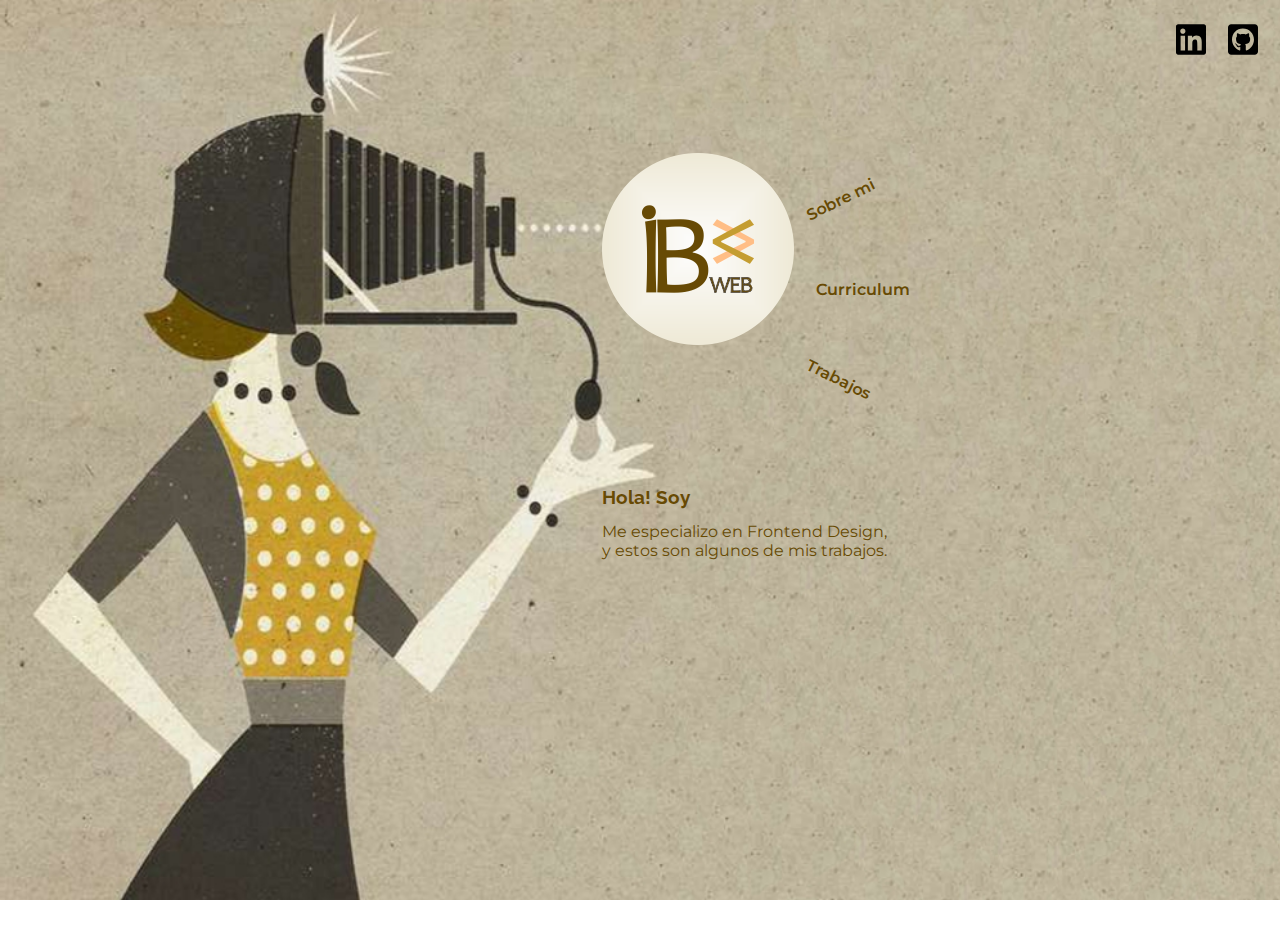
<file: index.html>
<!DOCTYPE html>
<html lang="es">
    <head>
        <meta charset="UTF-8">
        <meta name="viewport" content="width=device-width, initial-scale=1.0">
        <meta http-equiv="X-UA-Compatible" content="ie=edge">
        <title>IBWeb</title>
        <meta name="description" content="Bienvenid@s a IBweb, mi perfil de trabajo en Desarrollo Web.">
        <!-- progress web app -->
        <meta name="theme-color" content="#575046">
        <meta name="MobileOptimized" content="width">
        <meta name="HandheldFriendly" content="true">
        <meta name="apple-mobile-web-app-capable" content="yes">
        <meta name="apple-mobile-web-app-status-bar-style" content="black-translucent">
        <link rel="shortcut icon" type="image/png" href="./img/IB_favicon_16.png">
        <link rel="apple-touch-icon" href="./img/IB_favicon_16.png">
        <link rel="apple-touch-startup-image" href="./img/IB_favicon_16.png">
        <link rel="manifest" href="./manifest.json">
        <!-- animaciones -->
        <link     rel="stylesheet" href="https://cdnjs.cloudflare.com/ajax/libs/animate.css/4.1.1/animate.min.css" />
        <!-- fonts -->
        <link rel="preconnect" href="https://fonts.googleapis.com">
        <link rel="preconnect" href="https://fonts.gstatic.com" crossorigin>
        <link href="https://fonts.googleapis.com/css2?family=Raleway:wght@800&family=Satisfy&display=swap" rel="stylesheet">
        <link href="https://fonts.googleapis.com/css2?family=Montserrat:ital,wght@0,100;0,200;0,300;0,400;0,500;0,600;0,700;0,800;0,900;1,100;1,200;1,300;1,400;1,500;1,600;1,700;1,800;1,900&display=swap" rel="stylesheet">
    
        <!-- css propio -->
        <link rel="stylesheet" href="./styles.css">
    </head>

    <body>
    <div class="contenedor">
        <header class="header">
         <nav>
            <button class="boton button_about animate__animated animate__fadeIn  animate__slower"><a href="./sobreMi.html">Sobre mi</a>   </button>
            <button class="boton button_curriculum animate__animated animate__fadeIn animate__delay-1s animate__slower"> <a href="./curriculum.html" >Curriculum</a> </button>
            <button  class="boton button_work animate__animated animate__fadeIn animate__delay-2s animate__slower"> <a href="./trabajos.html">Trabajos</a> </button>
            <button  class="boton  animate__animated animate__fadeIn animate__delay-2s animate__slower">  <a href="https://www.linkedin.com/in/ileana-brotsky-56b296215/" target="_blank" title="Linkedin"><img class="presentacion_icono" src="./icons/linkedin-brands.svg" width="30px" alt="#IBweb_logo"></a></button>
            <button  class="boton  animate__animated animate__fadeIn animate__delay-2s animate__slower"><a href="https://github.com/ileanaBrotsky" target="_blank" title="GitHub"> <img class="presentacion_icono" src="./icons/github-square-brands.svg" width="30px" alt="#IBweb_logo"></a> </button>
            <!-- <a href="https://www.linkedin.com/in/ileana-brotsky-56b296215/" target="_blank" title="Linkedin"><img class="presentacion_icono_nav" src="./icons/linkedin-brands.svg" width="30px" alt="#IBweb_logo"></a>
            <a href="https://github.com/ileanaBrotsky" target="_blank" title="GitHub"> <img class="presentacion_icono_nav" src="./icons/github-square-brands.svg" width="30px" alt="#IBweb_logo"></a> -->
          </nav>
    </header>
      <div class="dibujoFondo"></div>
      <div class= "logo">
        <img class="logo_imagen animate__animated animate__fadeIn animate__delay-0.9s animate__slower" src="./img/2IB_logo_2022_192.png" alt="#IBweb_logo">
      </div>
      <div class= "presentacion">
          <div class="presentacion_caja">
        <h3 id="slogan">Hola! Soy Ileana Brotsky, Desarrolladora Web.</h3>
        <p class="presentacion_p animate__animated animate__fadeIn animate__delay-2s animate__slower"> Me especializo en Frontend Design,<br/> 
            y estos son algunos de mis trabajos.</p>
         
        </div>
     </div>
  
    </div> 
    <script src="./script.js"></script>
    
    <script type="text/javascript">
    // movimiento del texto de la portada---------------------------------------
    function typeEffect(element, speed) {
	var text = element.innerHTML;
	           element.innerHTML = "";
	var i = 0;
	var timer = setInterval(function() {
    if (i < text.length) {
      element.append(text.charAt(i));
      i++;
    } else {
      clearInterval(timer);
    }
  }, speed);
}
// application
var speed = 75;
var slogan = document.getElementById('slogan');
var delay = slogan.innerHTML.length * speed + speed;
// type affect to header
typeEffect(slogan, speed);

</script>
</body>
</html>
</file>
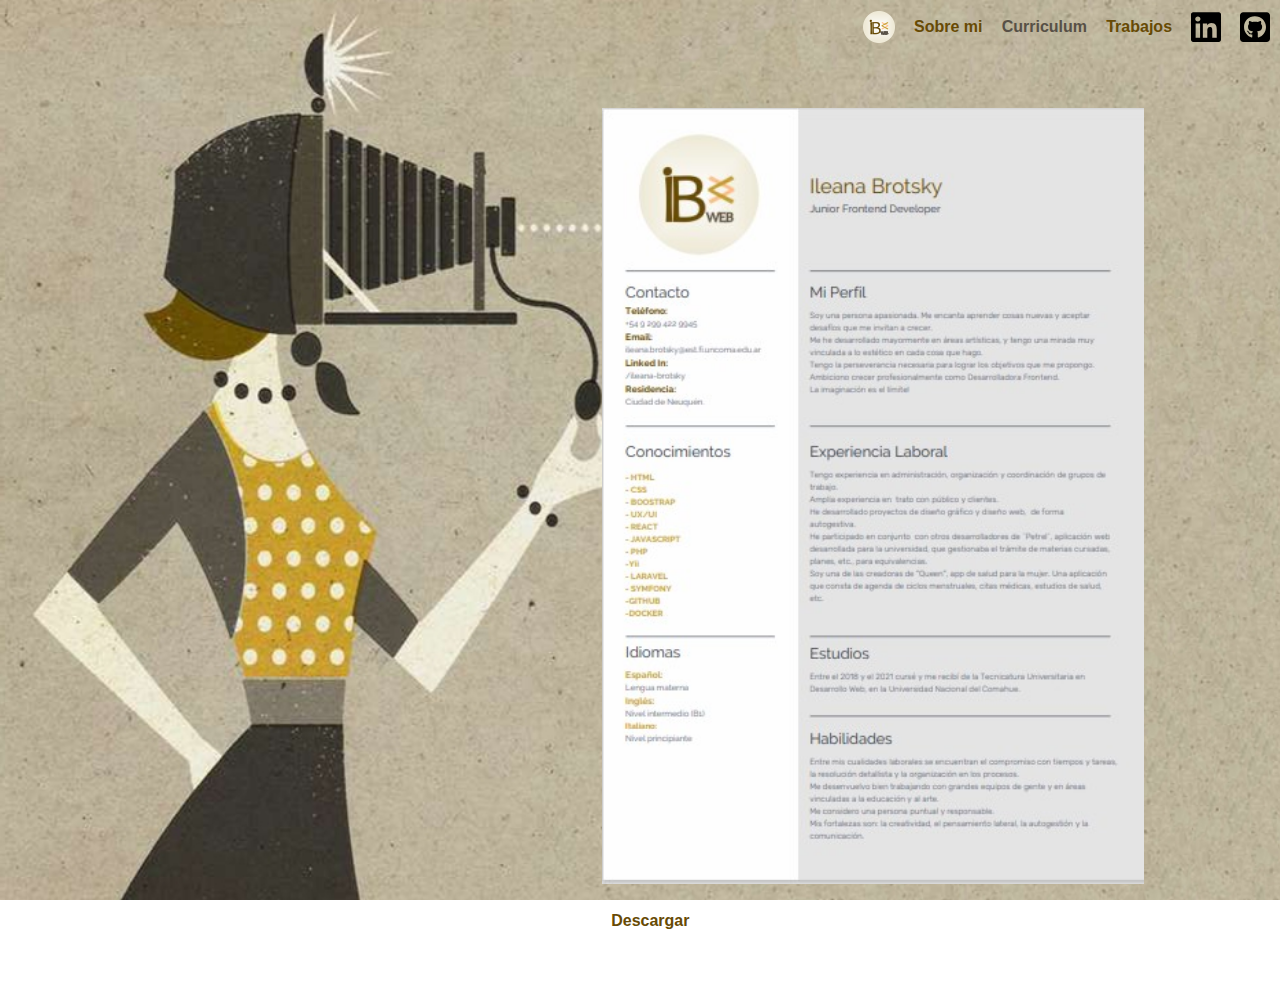
<file: curriculum.html>
<html lang="es">
    <head>
        <meta charset="UTF-8">
        <meta name="viewport" content="width=device-width, initial-scale=1.0">
        <meta http-equiv="X-UA-Compatible" content="ie=edge">
        <title>IBWeb</title>
        <meta name="description" content="Bienvenid@s a IBweb, mi perfil de trabajo en Desarrollo Web.">
        <!-- progress web app -->
        <meta name="theme-color" content="#fff">
        <meta name="MobileOptimized" content="width">
        <meta name="HandheldFriendly" content="true">
        <meta name="apple-mobile-web-app-capable" content="yes">
        <meta name="apple-mobile-web-app-status-bar-style" content="black-translucent">
        <link rel="shortcut icon" type="image/png" href="./img/2IB_logo_2022_16.png">
        <link rel="apple-touch-icon" href="./img/2IB_logo_2022_16.png">
        <link rel="apple-touch-startup-image" href="./img/2IB_logo_2022_16.png">
        <link rel="manifest" href="./manifest.json">
        <!-- animaciones -->
        <link     rel="stylesheet" href="https://cdnjs.cloudflare.com/ajax/libs/animate.css/4.1.1/animate.min.css" />
        <!-- fonts -->
        <link rel="preconnect" href="https://fonts.googleapis.com">
        <link rel="preconnect" href="https://fonts.gstatic.com" crossorigin>
        <link href="https://fonts.googleapis.com/css2?family=Raleway:wght@800&family=Satisfy&display=swap" rel="stylesheet">
        <link href="https://fonts.googleapis.com/css2?family=Montserrat:ital,wght@0,100;0,200;0,300;0,400;0,500;0,600;0,700;0,800;0,900;1,100;1,200;1,300;1,400;1,500;1,600;1,700;1,800;1,900&display=swap" rel="stylesheet">
       
        <!-- css propio -->
        <link rel="stylesheet" href="./styles.css">
        </head>

    <body>
    <div class="contenedor_curriculum">
       
          <header class="header_curriculum">
            <nav class="header_curriculum_nav">
              <button class="boton  animate__animated animate__fadeIn  animate__slower"><a href="./index.html"> <img class="" src="./img/2IB_logo_2022_32.png" alt="#IBweb_logo"></a>   </button>
               <button class="boton  animate__animated animate__fadeIn  animate__slower"><a href="">Sobre mi</a>   </button>
               <button class="boton  animate__animated animate__fadeIn animate__delay-1s animate__slower"> <a href="#" class="a_activo">Curriculum</a> </button>
               <button  class="boton  animate__animated animate__fadeIn animate__delay-2s animate__slower"> <a href="./trabajos.html" >Trabajos</a> </button>
               <button  class="boton  animate__animated animate__fadeIn animate__delay-2s animate__slower">  <a href="https://www.linkedin.com/in/ileana-brotsky-56b296215/" target="_blank" title="Linkedin"><img class="presentacion_icono" src="./icons/linkedin-brands.svg" width="30px" alt="#IBweb_logo"></a></button>
               <button  class="boton  animate__animated animate__fadeIn animate__delay-2s animate__slower"><a href="https://github.com/ileanaBrotsky" target="_blank" title="GitHub"> <img class="presentacion_icono" src="./icons/github-square-brands.svg" width="30px" alt="#IBweb_logo"></a> </button>
           </nav>
       </header>
        
     <div class="dibujo_curriculum"></div>
  
      <div class= "curriculum">
        <img class="curriculum_img" src="./img/curriculum.jpg" width="80%" alt="Curriculum">
        
     </div>
     <div class="descargar">
     <button class="boton"> <a href="./docs/ileana_Brotsky_Curriculum.pdf" target="blanck">Descargar</a> </button>   
    </div>
    </div> 
    <script src="./script.js"></script>
 
 
</body>
</html>
</file>
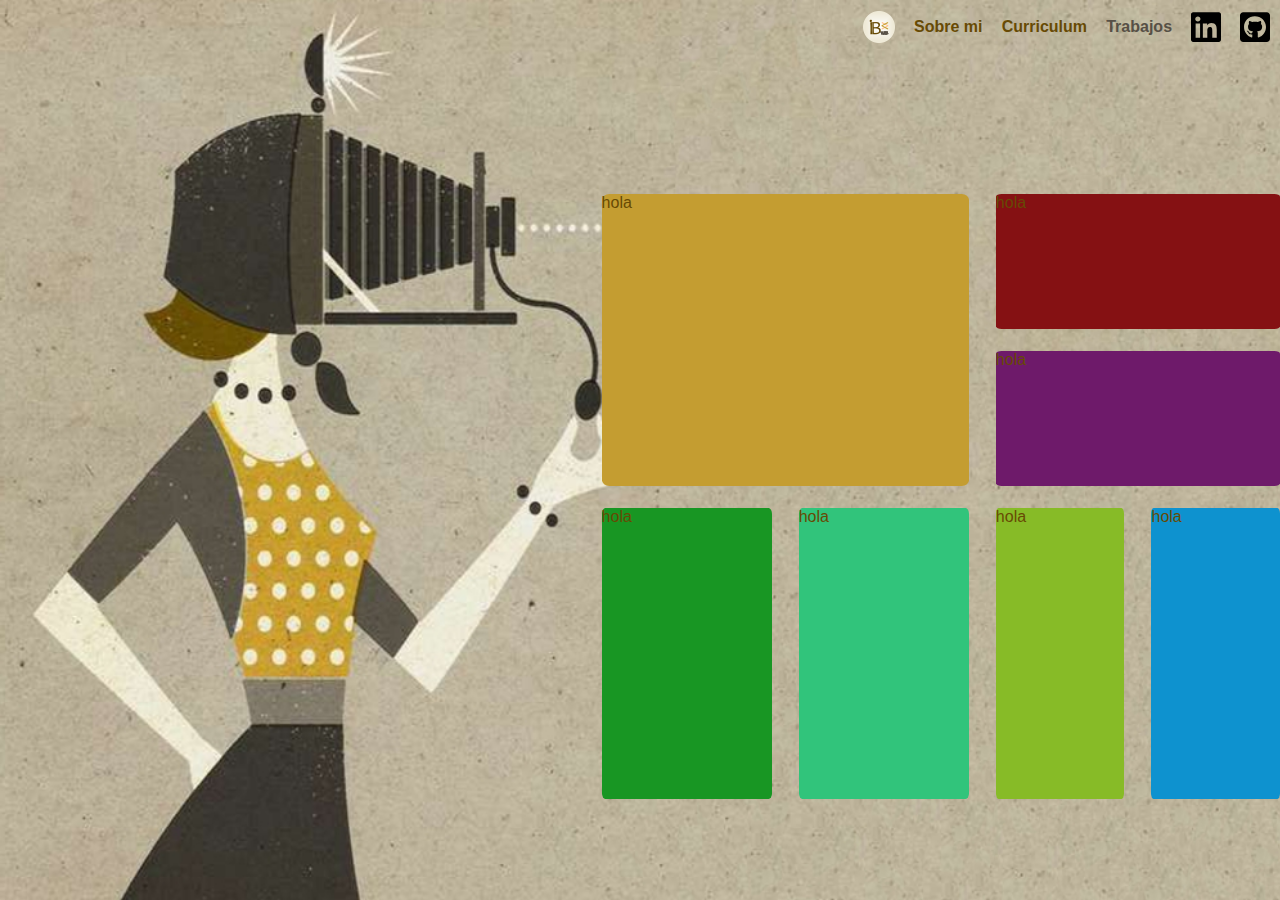
<file: sobreMi.html>
<html lang="es">
    <head>
        <meta charset="UTF-8">
        <meta name="viewport" content="width=device-width, initial-scale=1.0">
        <meta http-equiv="X-UA-Compatible" content="ie=edge">
        <title>IBWeb</title>
        <meta name="description" content="Bienvenid@s a IBweb, mi perfil de trabajo en Desarrollo Web.">
        <!-- progress web app -->
        <meta name="theme-color" content="#fff">
        <meta name="MobileOptimized" content="width">
        <meta name="HandheldFriendly" content="true">
        <meta name="apple-mobile-web-app-capable" content="yes">
        <meta name="apple-mobile-web-app-status-bar-style" content="black-translucent">
        <link rel="shortcut icon" type="image/png" href="./img/2IB_logo_2022_64.png">
        <link rel="apple-touch-icon" href="./img/2IB_logo_2022_64.png">
        <link rel="apple-touch-startup-image" href="./img/2IB_logo_2022_64.png">
        <link rel="manifest" href="./manifest.json">
        <!-- animaciones -->
        <link     rel="stylesheet" href="https://cdnjs.cloudflare.com/ajax/libs/animate.css/4.1.1/animate.min.css" />
        <!-- fonts -->
        <link rel="preconnect" href="https://fonts.googleapis.com">
        <link rel="preconnect" href="https://fonts.gstatic.com" crossorigin>
        <link href="https://fonts.googleapis.com/css2?family=Raleway:wght@800&family=Satisfy&display=swap" rel="stylesheet">
        <link href="https://fonts.googleapis.com/css2?family=Montserrat:ital,wght@0,100;0,200;0,300;0,400;0,500;0,600;0,700;0,800;0,900;1,100;1,200;1,300;1,400;1,500;1,600;1,700;1,800;1,900&display=swap" rel="stylesheet">
       
        <!-- css propio -->
        <link rel="stylesheet" href="./styles.css">
        </head>

    <body>
    <div class="contenedor_sobreMi">
       
          <header class="header_sobreMi">
            <nav class="header_sobreMi_nav">
              <button class="boton  animate__animated animate__fadeIn  animate__slower"><a href="./index.html"> <img class="" src="./img/2IB_logo_2022_32.png" alt="#IBweb_logo"></a>   </button>
               <button class="boton  animate__animated animate__fadeIn  animate__slower"><a href="">Sobre mi</a>   </button>
               <button class="boton  animate__animated animate__fadeIn animate__delay-1s animate__slower"> <a href="./curriculum.html">Curriculum</a> </button>
               <button  class="boton  animate__animated animate__fadeIn animate__delay-2s animate__slower"> <a href="#" class="a_activo">Trabajos</a> </button>
               <button  class="boton  animate__animated animate__fadeIn animate__delay-2s animate__slower">  <a href="https://www.linkedin.com/in/ileana-brotsky-56b296215/" target="_blank" title="Linkedin"><img class="presentacion_icono" src="./icons/linkedin-brands.svg" width="30px" alt="#IBweb_logo"></a></button>
               <button  class="boton  animate__animated animate__fadeIn animate__delay-2s animate__slower"><a href="https://github.com/ileanaBrotsky" target="_blank" title="GitHub"> <img class="presentacion_icono" src="./icons/github-square-brands.svg" width="30px" alt="#IBweb_logo"></a> </button>
           </nav>
       </header>
        
     <div class="dibujo_sobreMi"></div>
  
      <div class= "sobreMi">
           <div class="uno">hola</div>
           <div class="dos">hola</div>
           <div class="tres">hola</div>
           <div class="cuatro">hola</div>
           <div class="cinco">hola</div>
           <div class="seis">hola</div>
           <div class="siete">hola</div>
     </div>
   

    </div> 
    <script src="./script.js"></script>
    
  
</body>
</html>
</file>
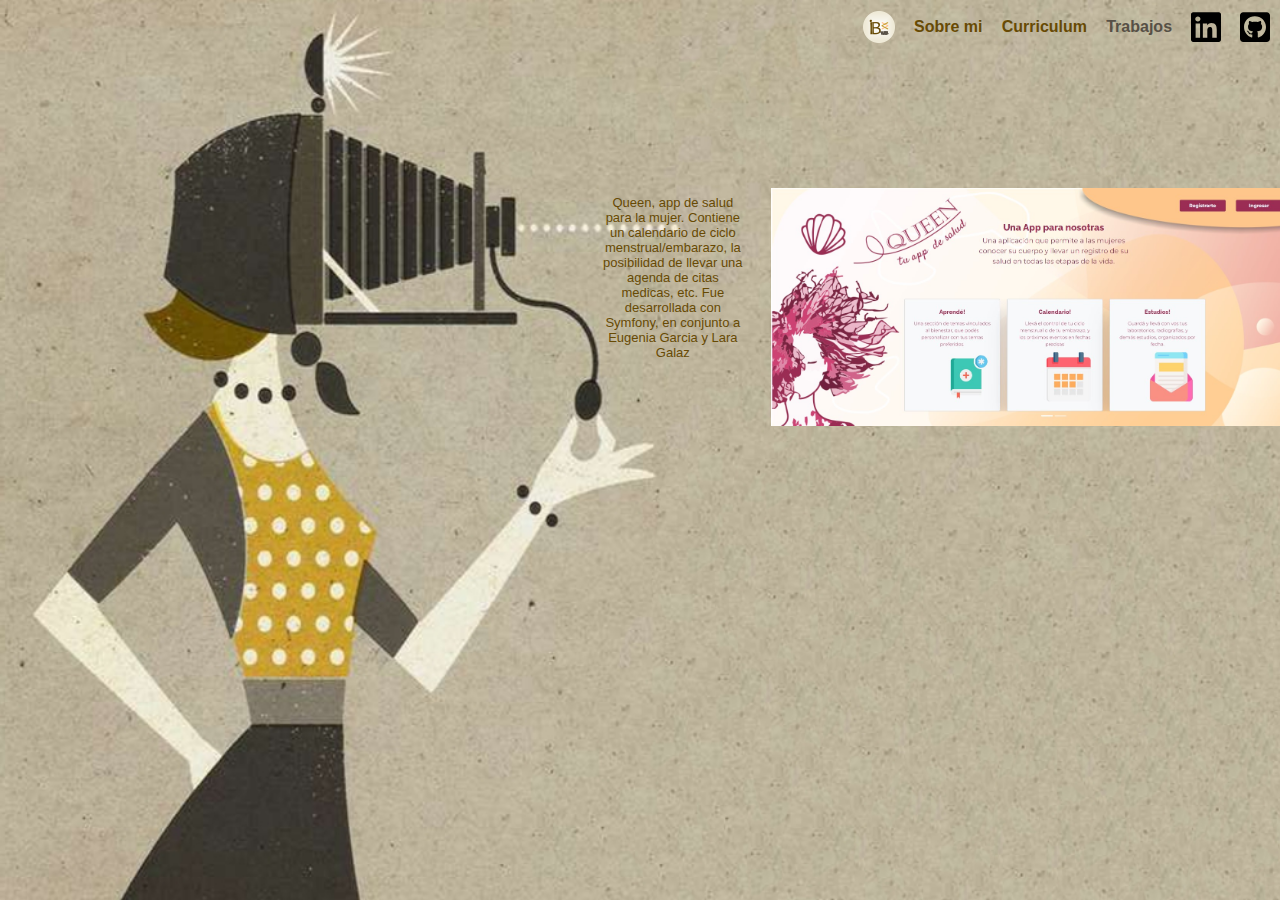
<file: trabajos.html>
<html lang="es">
    <head>
        <meta charset="UTF-8">
        <meta name="viewport" content="width=device-width, initial-scale=1.0">
        <meta http-equiv="X-UA-Compatible" content="ie=edge">
        <title>IBWeb</title>
        <meta name="description" content="Bienvenid@s a IBweb, mi perfil de trabajo en Desarrollo Web.">
        <!-- progress web app -->
        <meta name="theme-color" content="#fff">
        <meta name="MobileOptimized" content="width">
        <meta name="HandheldFriendly" content="true">
        <meta name="apple-mobile-web-app-capable" content="yes">
        <meta name="apple-mobile-web-app-status-bar-style" content="black-translucent">
        <link rel="shortcut icon" type="image/png" href="./img/2IB_logo_2022_16.png">
        <link rel="apple-touch-icon" href="./img/2IB_logo_2022_16.png">
        <link rel="apple-touch-startup-image" href="./img/2IB_logo_2022_16.png">
        <link rel="manifest" href="./manifest.json">
        <!-- animaciones -->
        <link     rel="stylesheet" href="https://cdnjs.cloudflare.com/ajax/libs/animate.css/4.1.1/animate.min.css" />
        <!-- fonts -->
        <link rel="preconnect" href="https://fonts.googleapis.com">
        <link rel="preconnect" href="https://fonts.gstatic.com" crossorigin>
        <link href="https://fonts.googleapis.com/css2?family=Raleway:wght@800&family=Satisfy&display=swap" rel="stylesheet">
        <link href="https://fonts.googleapis.com/css2?family=Montserrat:ital,wght@0,100;0,200;0,300;0,400;0,500;0,600;0,700;0,800;0,900;1,100;1,200;1,300;1,400;1,500;1,600;1,700;1,800;1,900&display=swap" rel="stylesheet">
       
        <!-- css propio -->
        <link rel="stylesheet" href="./styles.css">
        </head>

    <body>
    <div class="contenedor_trabajos">
       
          <header class="header_trabajos">
            <nav class="header_trabajos_nav">
              <button class="boton  animate__animated animate__fadeIn  animate__slower"><a href="./index.html"> <img class="" src="./img/2IB_logo_2022_32.png" alt="#IBweb_logo"></a>   </button>
               <button class="boton  animate__animated animate__fadeIn  animate__slower"><a href="./sobreMi.html">Sobre mi</a>   </button>
               <button class="boton  animate__animated animate__fadeIn animate__delay-1s animate__slower"> <a href="./curriculum.html">Curriculum</a> </button>
               <button  class="boton  animate__animated animate__fadeIn animate__delay-2s animate__slower"> <a href="#" class="a_activo">Trabajos</a> </button>
               <button  class="boton  animate__animated animate__fadeIn animate__delay-2s animate__slower">  <a href="https://www.linkedin.com/in/ileana-brotsky-56b296215/" target="_blank" title="Linkedin"><img class="presentacion_icono" src="./icons/linkedin-brands.svg" width="30px" alt="#IBweb_logo"></a></button>
               <button  class="boton  animate__animated animate__fadeIn animate__delay-2s animate__slower"><a href="https://github.com/ileanaBrotsky" target="_blank" title="GitHub"> <img class="presentacion_icono" src="./icons/github-square-brands.svg" width="30px" alt="#IBweb_logo"></a> </button>
           </nav>
       </header>
        
     <div class="dibujo_trabajos"></div>
  
      <div class= "trabajos">
            <div class="tr1_descrip animado">
              <p>Queen, app de salud para la mujer.
                Contiene un calendario de ciclo menstrual/embarazo, la posibilidad de llevar una agenda de citas medicas, etc.
              Fue desarrollada con Symfony, en conjunto a Eugenia Garcia y Lara Galaz</p>
            </div>
            <div class="tr1_img animado"> <img class=" " src="./img/queen.jpg" width="100%" alt="queen_app_salud"></div>
           
     </div>
   

    </div> 
    <script src="./script.js"></script>
    
  
</body>
</html>
</file>
<file: styles.css>
:root {
    --marronOscuro: #575046;
    --marronClaro: #674a04;
    --ocre: #c49d31;
    --crema: #efead7;
    --blanquito: #f0f2fa;
    --grisClaro: #878e99;
    --grisOscuro: #4b5058;
  }
  * {
    box-sizing: border-box;
    font-family: "Montserrat", sans-serif;
    color: var( --marronClaro); /*todos los textos*/
    margin: 0;
    padding: 0;
   }
  .h1,h2,h3,h4,h5,h6 {
    font-family: 'Raleway', sans-serif !important;
  }
body{
    background-image:url(./img/imgPortada2.jpg);
    background-size: cover;
    background-repeat: no-repeat;
    background-attachment: fixed;
  }
 
  a{
    text-decoration: none;
}
.boton{
    padding: 0.6rem;
    border: none;
    border-radius: 5%;
    background: none; 
    font-weight: 600;
    font-size: medium;
}
.a_activo{
    color:var(--marronOscuro);
}

a:hover {
    color: var(--ocre);
}
/*------------------index.html--------------------*/ 
.contenedor .header {
  grid-area: header;
  font-size: 0.5rem;
  padding:1%;
  text-align: right;
  
} 
.contenedor .dibujoFondo {
  grid-area: dibujoFondo;
  
}
.contenedor .logo {
  grid-area: logo;
 
}
.contenedor .presentacion {
  grid-area: presentacion;
}
.presentacion_p {
   margin: 2% 0;
  
}
.presentacion_icono{
  color:var( --ocre);
}
#slogan { word-wrap: break-word; }/*titulo con movimiento*/

/*---------------------------------sobreMi.html-------------------------------------------------------------------------*/

.contenedor_sobreMi .header_sobreMi {
  grid-area: header_sobreMi;
  
}
.contenedor_sobreMi .header_sobreMi_nav{
  display:flex;
  float: right;
  align-items: center;
  justify-content: space-between;

}
.contenedor_sobreMi .dibujo_sobreMi {
  grid-area: dibujo_sobreMi;
 
}

 

/*---------------------------------trabajos.html-------------------------------------------------------------------------*/

.contenedor_trabajos .header_trabajos {
  grid-area: header_trabajos;
  
}
.contenedor_trabajos .header_trabajos_nav{
  display:flex;
  float: right;
  align-items: center;
  justify-content: space-between;

}
.contenedor_trabajos .dibujo_trabajos {
  grid-area: dibujo_trabajos;
 
}
.trabajos .tr1_descrip {
  grid-area: tr1_descrip;
  font-size: small;
  text-align:center;
  padding-top: 5%;
}
 .trabajos .tr1_img {
  grid-area: tr1_img ;
  margin:auto; 
}
 
/*para los elementos que aparecen*/
.animado{
  opacity: 0;
  transition: all 0.8s;
}
.mostrarArriba{
  animation: mostrarArriba 3s;
}
@keyframes mostrarArriba{
  0%{
      transform:translatey(60px);
  }  
  
100%{
      transform:translatex(0px);
    }
} 
/*---------------------------------------------------------------------------------------------------------------------*/
/*-----------------------------------------------------RESPONSIVE-------------------------------------------------------*/

  /*MEDIDAS DE BOOSTRAP Extra small: <576px	Small: ≥576px	Medium: ≥768px	Large: ≥992px	Extra large: ≥1200px*/

/* Imagen utilizada en pantallas de anchura 700 px y menor */
@media (max-width: 900px) {
    body {
        background: url("./img/imgPortada200.jpg");
        background-size: cover;
        background-repeat: no-repeat;
        background-attachment: fixed;  
    }
/*-----------------responsive-hasta 900px-----------Index-----------------------------------------*/
    .contenedor {
        width: 100%;
        margin: auto;
        display: grid;
        grid-template-columns:100%;
        grid-template-rows: 10vh 18vh 1fr  ;
        grid-template-areas:
        "header"
        "presentacion"
        " logo"  
        ;
    }
   .presentacion_caja {
        width: 100%;
        font-size: 0.9rem;
        margin: auto;
        padding:1rem;
        text-align: center;    
    }
   
    .contenedor .header {
      font-size: 0.3rem;
      width: 100%;
      text-align:center;
      margin:auto;
    
    } 
    .logo{
      padding:0 6rem;
     
    }
    .logo_imagen{
      width: 60%;
    }
    .contenedor .header nav{
      display:flex;
      float: right;
      align-items: center;
      justify-content: space-between;
      padding:5%;
    }
/*--------------------------------------responsive--hasta 900px-----------trabajos.html---------------------------*/
    .contenedor_trabajos {
      width: 100%;
      margin: auto;
      display: grid;
      grid-gap: 2%; 
      grid-template-columns:100%;
      grid-template-rows: 15vh 40vh 1fr;
      grid-template-areas:
      "header_trabajos" 
      "trabajos "
      "dibujo_trabajos "
      ;
     
      }
        .contenedor_trabajos .trabajos{
          display:grid;
          grid-gap: 4%;
          grid-template-columns:100%;
          grid-template-rows: 1fr 1fr ;
          grid-template-areas:
         "tr1_descrip "
         "tr1_img  "
          ;  
        
         }
}
/* Imagen utilizada en pantallas de anchura 901 px y superior */
@media (min-width: 901px) {
    body {
        background-image:url("./img/imgPortada2.jpg");
        background-size: cover;
        background-repeat: no-repeat;
        background-attachment: fixed;  
    }

/*------------------responsive +900px-----index---------------------*/
    .contenedor {
        width: 100%;
        margin: auto; 
        display: grid;
        grid-gap: 2%; 
        grid-template-columns: 45% 1fr;
        grid-template-rows: 15vh 35vh 50vh;
        grid-template-areas:
        "header         header"
        "dibujoFondo     logo "
        "dibujoFondo     presentacion"
        ;
      }
      .presentacion_caja {
        width: 100%;
        margin:0;
        text-align: left;
       }

        
       .logo{
        padding:0;
    }
   
    .button_about{
        position: absolute;
        top: 20%;
        left: 62%;
        transform: rotate(-26deg);
    }
    .button_curriculum{
        position: absolute;
        top:30% ;
        left: 63%;
      }
    
    .button_work{
        position: absolute;
        top:40% ;
        left: 62%;
        transform: rotate(26deg);
    }
  /*----------------------responsive +900px------------sobreMi.html----------------------------------------------------*/
    .contenedor_sobreMi {
      width: 100%;
      /*agregado para efecto scroll*/
       max-width: 1300px; 
      margin: auto; 
      display: grid;
      grid-gap: 2%; 
      grid-template-columns: 45% 1fr;
      grid-template-rows: 20vh 1fr;
      grid-template-areas:
      "header_sobreMi         header_sobreMi "
      "dibujo_sobreMi    sobreMi "
       ;
    }
    .contenedor_sobreMi .sobreMi{
      display:grid;
      grid-gap: 4%;
      grid-template-columns:170px 170px 1fr 1fr ;
      grid-template-rows: 15vh 15vh 15vh 15vh ;
      grid-template-areas:
     "uno  uno dos dos  "
     "uno  uno tres tres "
     "cuatro cinco seis   siete " 
     "cuatro cinco seis   siete"; 
     border-radius:1%;
   }
  
   
   .sobreMi .uno {
     justify-content: center;
     grid-area: uno;
     background: #c49d31;
     border-radius: 2%;
   }
   .sobreMi .tres {
     justify-content: center;
     grid-area:tres;
     background: #6e1a6a;
     border-radius: 2%;
   }
   .sobreMi .dos {
     justify-content: center;
     grid-area: dos;
     border-radius: 2%;
     background: #851113;
   }
   .sobreMi .seis {
     justify-content: center;
     grid-area: seis;
     border-radius: 2%;
     background: #87bb27;
   }
   .sobreMi .siete {
     justify-content: center;
     grid-area: siete;
     border-radius: 2%;
     background: #0e92cf;
   }
   .sobreMi .cuatro {
     justify-content: center;
     grid-area: cuatro;
     border-radius: 2%;
     background: #189623;
   }
   .sobreMi .cinco {
     justify-content: center;
     grid-area: cinco;
    border-radius: 2%;
    background: #31c47b;
   }
   


}
/*----------------------responsive +900px------------trabajos.html----------------------------------------------------*/
.contenedor_trabajos {
  width: 100%;
  /*agregado para efecto scroll*/
   max-width: 1300px; 
  margin: auto; 
  display: grid;
  grid-gap: 2%; 
  grid-template-columns: 45% 1fr;
  grid-template-rows: 20vh 1fr;
  grid-template-areas:
  "header_trabajos         header_trabajos "
  "dibujo_trabajos    trabajos "
   ;
}
.contenedor_trabajos .trabajos{
  display:grid;
  grid-gap: 4%;
  grid-template-columns:1fr 75%;
  grid-template-rows: 1fr ;
  grid-template-areas:
 "tr1_descrip    tr1_img  "
  ;  
 }

/*------------------------------PAGINA CURRICULUM---------------------------------*/

.contenedor_curriculum {
  width: 100%;
  /*agregado para efecto scroll*/
   max-width: 1300px; 
  margin: auto; 
  display: grid;
  grid-gap: 2%; 
  grid-template-columns: 45% 1fr ;
  grid-template-rows: 10vh 1fr 10%;
  grid-template-areas:
  "header_curriculum         header_curriculum "
  "dibujo_curriculum    curriculum "
  "dibujo_curriculum    descargar "
   ;
}
.contenedor_curriculum .header_curriculum {
 
  grid-area: header_curriculum;
  /* background: var(--ocre);  */
}
.contenedor_curriculum .header_curriculum_nav{
  display:flex;
  float: right;
  align-items: center;
  justify-content: space-between;

}
.contenedor_curriculum .dibujo_curriculum {
  grid-area: dibujo_curriculum;
}
.contenedor_curriculum .descargar{
  grid-area:descargar;

}
</file>
